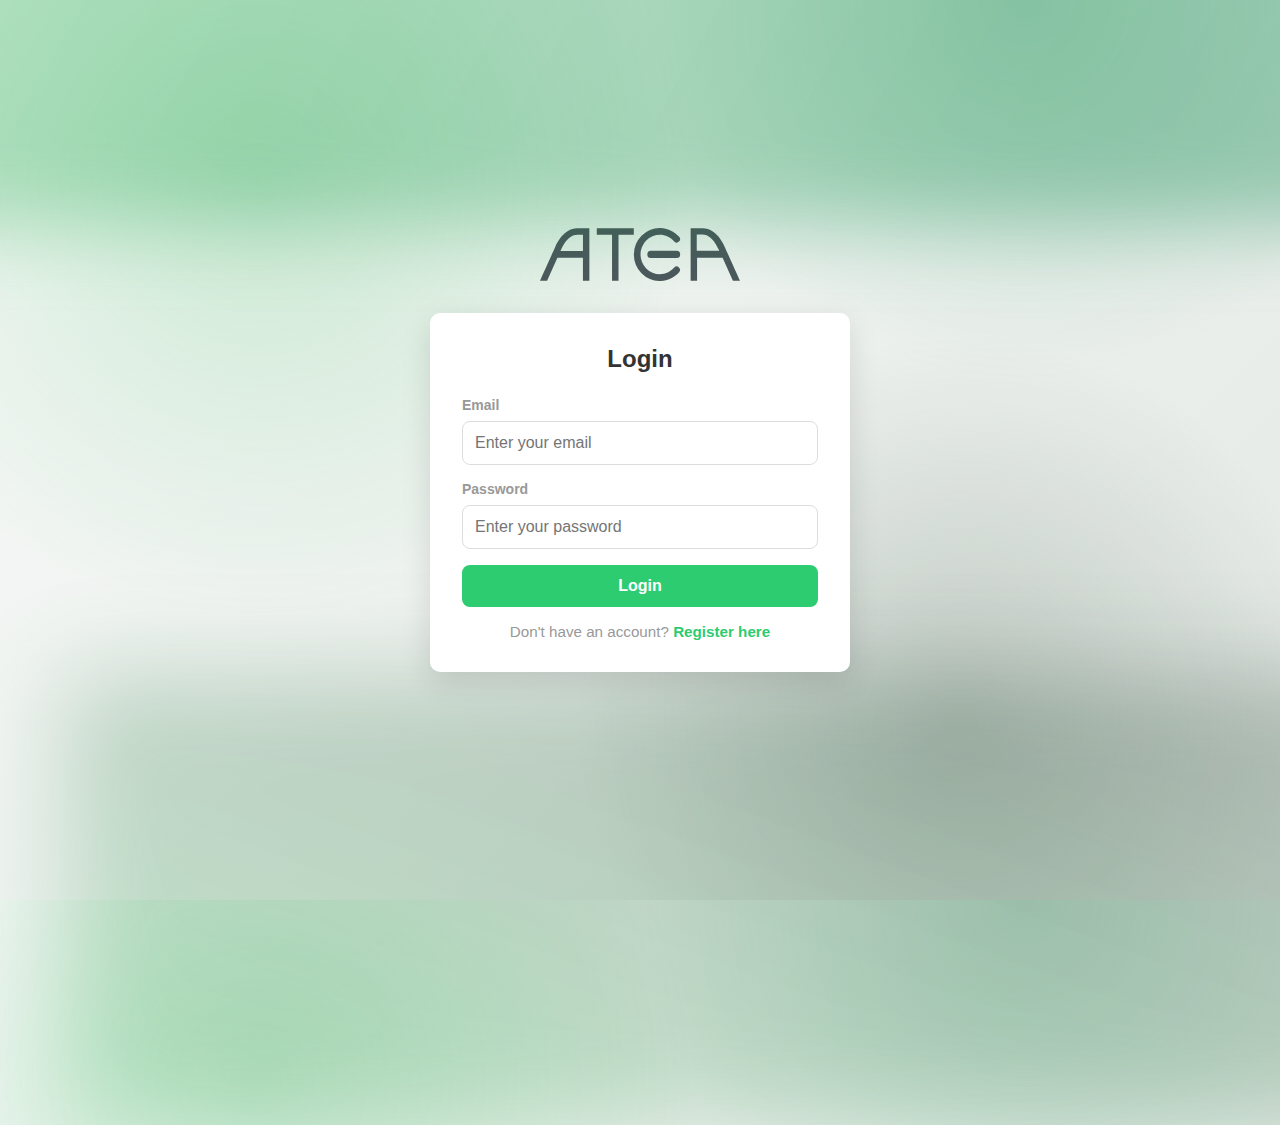
<file: booking.html>
<!DOCTYPE html>
<html lang="en">
<head>
    <meta charset="UTF-8" />
    <meta name="viewport" content="width=device-width, initial-scale=1.0" />
    <link rel="icon" type="image/x-icon" href="public/favicon.ico">
    <link rel="stylesheet" href="public/style/style.css">
    <link rel="stylesheet" href="public/style/booking.css">
    <title>Book Car | Atea Car Booking</title>
    <script>
        // Simple client-side auth gate
        (function() {
            const name = sessionStorage.getItem('userName');
            const email = sessionStorage.getItem('userEmail');
            if (!name || !email) {
                sessionStorage.setItem('postLoginRedirect', window.location.pathname + window.location.search);
                window.location.href = 'login.html';
            }
        })();
    </script>
</head>
<body>

    <!-- HEADER -->
    <header class="header">
        <a href="index.html"><img class="logo" src="public/atea-logo.generated.svg" alt="Atea"></a>
        <div class="header-right">
            <button class="user-pill" id="userMenuToggle" aria-haspopup="true" aria-expanded="false">
                <span class="user-name">User</span>
                <img src="public/icons/UserIcon.png" alt="User" class="user-avatar">
            </button>
            <div class="user-menu" id="userMenu" hidden>
                <button id="logoutBtn" class="logout-item">Logout</button>
            </div>
        </div>
    </header>

    <!-- LOADING OVERLAY -->
    <div class="loading-overlay" id="loadingOverlay">
        <div class="loading-spinner"></div>
        <p class="loading-text">Processing your booking...</p>
    </div>

    <!-- MODAL POPUP -->
    <div class="modal-overlay" id="modalOverlay">
        <div class="modal-dialog" id="modalDialog">
            <h2 class="modal-title" id="modalTitle">Message</h2>
            <div id="modalContent">
                <p class="modal-message" id="modalMessage">This is a modal message</p>
            </div>
            <div class="modal-buttons">
                <button class="modal-button" id="modalButton">OK</button>
                <button class="modal-button hidden" id="printButton">Print/PDF</button>
            </div>
        </div>
    </div>

    <!-- MAIN CONTAINER -->
    <main class="page-container">
        <div class="car-card">
            <!-- Car Image -->
            <div class="car-image">
                <img id="carImage" src="" alt="Car" />
            </div>

            <!-- Car Info -->
            <div class="car-info">
                <h2><span class="brand" id="carBrand"></span> <span id="carModel"></span> <span class="plate" id="carPlate"></span></h2>

                <div class="car-icons">
                    <div class="info-item"><img class="car-spec-icon" src="public/icons/CarSeat.png" alt="Seats"> <span id="carSeats"></span></div>
                    <div class="info-item"><img class="car-spec-icon" id="fuelIcon" src="" alt="Fuel"> <span id="fuelCode"></span></div>
                </div>

                <div class="datetime">
                    <p><strong>Start:</strong> <span id="startDateTime"></span></p>
                    <p><strong>End:</strong> <span id="endDateTime"></span></p>
                </div>

                <div class="buttons">
                    <button class="cancel-btn" id="cancelBtn">Cancel</button>
                    <button class="book-btn" id="bookBtn">Book car</button>
                </div>
            </div>
        </div>
    </main>

    <!-- Modular JavaScript files loaded in dependency order -->
    <script src="public/js/utils.js"></script>
    <script src="public/js/auth.js"></script>
    <script src="public/js/booking.js"></script>

</body>
</html>
</file>
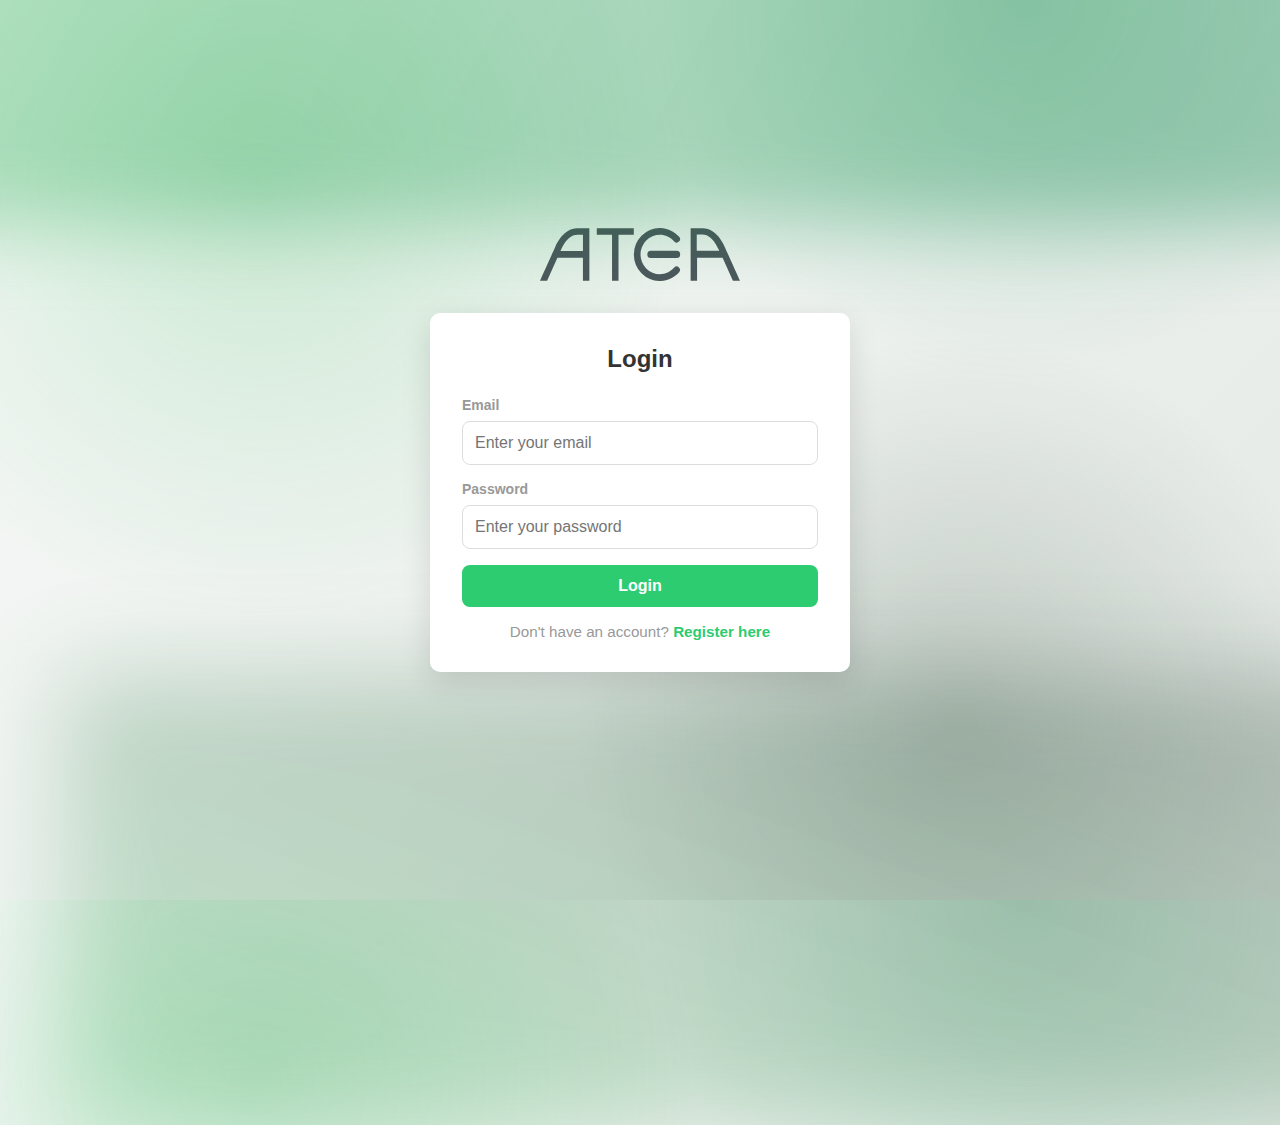
<file: login.html>
<!DOCTYPE html>
<html lang="en">
<head>
    <meta charset="UTF-8">
    <meta name="viewport" content="width=device-width, initial-scale=1.0">
    <link rel="icon" type="image/x-icon" href="public/favicon.ico">
    <title>Login | Atea Car Booking</title>
    <link rel="stylesheet" href="public/style/auth.css">
</head>
<body class="auth-page">
    <img src="public/atea-logo.generated.svg" alt="Logo" class="logo">
    <div class="auth-card">
        <h1>Login</h1>
        <form id="loginForm">
            <div class="form-group">
                <label for="email">Email</label>
                <input type="email" id="email" placeholder="Enter your email" required>
            </div>
            <div class="form-group">
                <label for="password">Password</label>
                <input type="password" id="password" placeholder="Enter your password" required>
            </div>
            <button type="submit" class="btn-primary full-width">Login</button>
            <div class="error hidden" id="errorBox"></div>
        </form>
        <p class="auth-link">Don't have an account? <a href="register.html">Register here</a></p>
    </div>
    <script>
    document.getElementById('loginForm').addEventListener('submit', async (e) => {
        e.preventDefault();
        const email = document.getElementById('email').value.trim();
        const password = document.getElementById('password').value.trim();
        const errorBox = document.getElementById('errorBox');
        errorBox.style.display = 'none';
        errorBox.textContent = '';
        try {
            const res = await fetch('http://localhost:5000/api/login', {
                method: 'POST',
                headers: { 'Content-Type': 'application/json' },
                credentials: 'include',
                body: JSON.stringify({ email, password })
            });
            const data = await res.json().catch(() => ({}));
            if (!res.ok) {
                errorBox.textContent = data.error || 'Login failed';
                errorBox.style.display = 'block';
                return;
            }
            if (data.name) sessionStorage.setItem('userName', data.name);
            if (data.email) sessionStorage.setItem('userEmail', data.email);
            window.location.href = 'index.html';
        } catch (err) {
            errorBox.textContent = 'Network error. Please try again.';
            errorBox.style.display = 'block';
        }
    });
    </script>
</body>
</html>
</file>
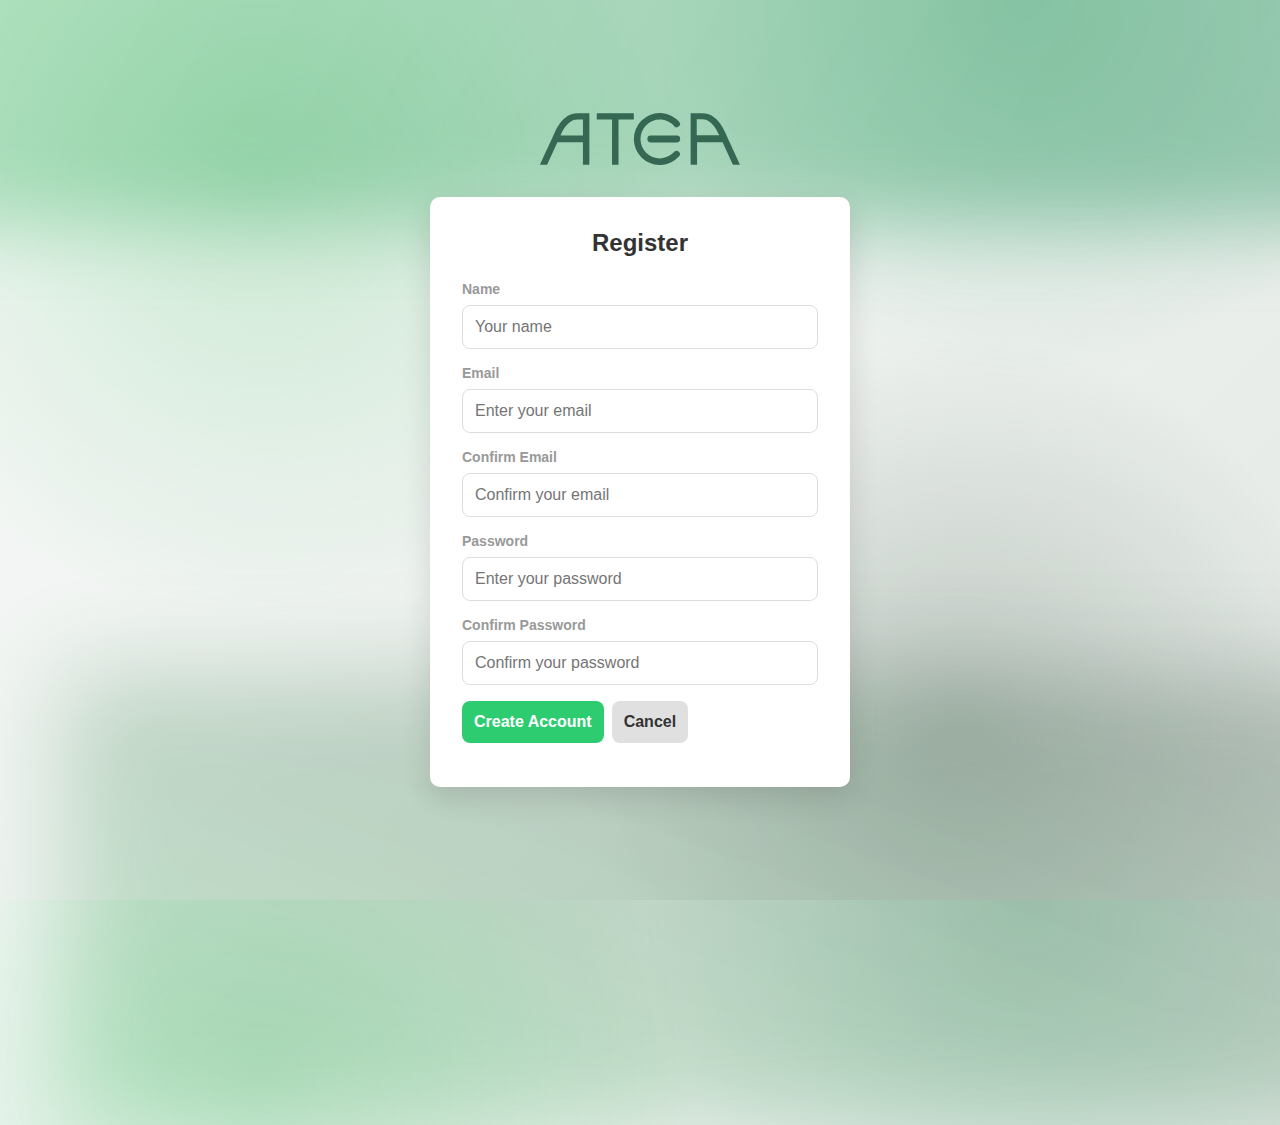
<file: register.html>
<!DOCTYPE html>
<html lang="en">
<head>
    <meta charset="UTF-8">
    <meta name="viewport" content="width=device-width, initial-scale=1.0">
    <link rel="icon" type="image/x-icon" href="public/favicon.ico">
    <title>Register | Atea Car Booking</title>
    <link rel="stylesheet" href="public/style/auth.css">
</head>
<body class="auth-page">
    <img src="public/atea-logo.generated.svg" alt="Logo" class="logo">
    <div class="auth-card">
        <h1>Register</h1>
        <form id="registerForm">
            <div class="form-group">
                <label for="name">Name</label>
                <input type="text" id="name" placeholder="Your name" required>
            </div>
            <div class="form-group">
                <label for="email">Email</label>
                <input type="email" id="email" placeholder="Enter your email" required>
            </div>
            <div class="form-group">
                <label for="confirmEmail">Confirm Email</label>
                <input type="email" id="confirmEmail" placeholder="Confirm your email" required>
            </div>
            <div class="form-group">
                <label for="password">Password</label>
                <input type="password" id="password" placeholder="Enter your password" required>
            </div>
            <div class="form-group">
                <label for="confirmPassword">Confirm Password</label>
                <input type="password" id="confirmPassword" placeholder="Confirm your password" required>
            </div>
            <div class="button-group">
                <button type="submit" class="btn-primary">Create Account</button>
                <button type="button" class="btn-secondary">Cancel</button>
            </div>
            <div class="error hidden" id="errorBox"></div>
        </form>
    </div>
    <script>
    document.getElementById('registerForm').addEventListener('submit', async (e) => {
        e.preventDefault();
        const name = document.getElementById('name').value.trim();
        const email = document.getElementById('email').value.trim();
        const confirmEmail = document.getElementById('confirmEmail').value.trim();
        const password = document.getElementById('password').value.trim();
        const confirmPassword = document.getElementById('confirmPassword').value.trim();
        const errorBox = document.getElementById('errorBox');
        errorBox.style.display = 'none';
        errorBox.textContent = '';

        if (email !== confirmEmail) {
            errorBox.textContent = 'Emails do not match';
            errorBox.style.display = 'block';
            return;
        }
        if (password !== confirmPassword) {
            errorBox.textContent = 'Passwords do not match';
            errorBox.style.display = 'block';
            return;
        }

        try {
            const res = await fetch('http://localhost:5000/api/register', {
                method: 'POST',
                headers: { 'Content-Type': 'application/json' },
                credentials: 'include',
                body: JSON.stringify({ name, email, password })
            });
            const data = await res.json().catch(() => ({}));
            if (!res.ok) {
                errorBox.textContent = data.error || 'Registration failed';
                errorBox.style.display = 'block';
                return;
            }
            if (data.name) sessionStorage.setItem('userName', data.name);
            if (data.email) sessionStorage.setItem('userEmail', data.email);
            window.location.href = 'index.html';
        } catch (err) {
            errorBox.textContent = 'Network error. Please try again.';
            errorBox.style.display = 'block';
        }
    });

    document.querySelector('.btn-secondary').addEventListener('click', () => {
        window.location.href = 'login.html';
    });
    </script>
</body>
</html>
</file>
<file: public/style/style.css>
/* Main stylesheet - imports all modular CSS files */
@import url('variables.css');
@import url('header.css');
@import url('dates.css');
@import url('filters.css');
@import url('cars.css');

/* Utility classes */
.hidden {
	display: none;
}
</file>
<file: public/style/booking.css>
/* ================================
   BOOKING PAGE STYLES - booking.css
   ================================ */

/* Page container */
.page-container {
    padding: 10vh 2vw;
    display: flex;
    justify-content: center;
}

/* Booking confirmation card */
.car-card {
    width: 100%;
    max-width: 1200px;
    background: white;
    padding: 20px;
    border-radius: 12px;
    display: flex;
    flex-wrap: wrap;
    align-items: flex-start;
    gap: 20px;
    box-shadow: 0 3px 8px rgba(0,0,0,0.1);
    transition: none !important;
}

.car-card:hover {
    box-shadow: 0 3px 8px rgba(0,0,0,0.1) !important;
    background: white !important;
    transform: none !important;
}

/* Car image section */
.car-card .car-image {
    flex: 1 1 300px;
    min-width: 250px;
    max-width: 45%;
    height: 200px;
    border-radius: 6px;
    background: #f1f1f1;
    display: flex;
    align-items: center;
    justify-content: center;
}

.car-card .car-image img {
    width: 100%;
    height: 100%;
    object-fit: contain;
    display: block;
}

/* Car info section */
.car-card .car-info {
    flex: 1 1 300px;
    min-width: 250px;
    max-width: 55%;
}

.car-card .car-info h2 {
    font-size: 24px;
    margin-bottom: 10px;
}

.car-card .brand {
    font-weight: bold;
}

.car-card .plate {
    color: #999;
    font-weight: 300;
}

/* Car icons/specs */
.car-card .car-icons {
    display: flex;
    flex-wrap: wrap;
    gap: 15px;
    font-size: 18px;
    margin: 10px 0 20px;
}

/* Date/time display */
.datetime p {
    margin: 5px 0;
    font-size: 16px;
}

/* Action buttons */
.buttons {
    margin-top: 20px;
    display: flex;
    flex-wrap: wrap;
    gap: 15px;
}

.cancel-btn {
    background: #e0e0e0;
    border: none;
    padding: 10px 20px;
    font-size: 16px;
    border-radius: 8px;
    cursor: pointer;
    transition: background 0.2s ease;
}

.cancel-btn:hover {
    background: #d5d5d5;
}

.book-btn {
    background: var(--primary-color, #00a82d);
    color: white;
    border: none;
    padding: 10px 20px;
    font-size: 16px;
    border-radius: 8px;
    cursor: pointer;
    transition: background 0.2s ease;
}

.book-btn:hover {
    background: #008f26;
}

/* ===========================
   MEDIA QUERIES
   =========================== */
@media (max-width: 992px) {
    .car-card {
        flex-direction: column;
        align-items: center;
        padding: 15px;
    }
    .car-card .car-image,
    .car-card .car-info {
        max-width: 100%;
    }
    .car-card .car-info h2 {
        font-size: 22px;
    }
    .datetime p {
        font-size: 15px;
    }
    .cancel-btn,
    .book-btn {
        font-size: 15px;
        padding: 8px 18px;
    }
}

@media (max-width: 576px) {
    .page-container {
        padding: 5vh 2vw;
    }
    .car-card .car-image {
        height: 180px;
    }
    .car-card .car-info h2 {
        font-size: 20px;
    }
    .car-card .car-icons {
        font-size: 16px;
        gap: 10px;
    }
    .buttons {
        flex-direction: column;
        width: 100%;
    }
    .cancel-btn,
    .book-btn {
        width: 100%;
        text-align: center;
    }
}
</file>
<file: public/style/auth.css>
@import url('variables.css');

/* Global reset for auth pages */
* {
    margin: 0;
    padding: 0;
    box-sizing: border-box;
}

body.auth-page {
    font-family: -apple-system, BlinkMacSystemFont, 'Segoe UI', Roboto, Oxygen, Ubuntu, Cantarell, sans-serif;
    display: flex;
    flex-direction: column;
    justify-content: center;
    align-items: center;
    min-height: 100vh;
    padding: 2rem;
    position: relative;
    overflow: hidden;
    background: radial-gradient(circle at 20% 20%, rgba(0, 168, 45, 0.16), transparent 35%),
                radial-gradient(circle at 80% 0%, rgba(0, 128, 70, 0.18), transparent 28%),
                radial-gradient(circle at 75% 80%, rgba(30, 60, 40, 0.2), transparent 32%),
                linear-gradient(135deg, #f7f9f8 0%, #eef2ef 50%, #e3e8e4 100%);
}

body.auth-page::before {
    content: '';
    position: absolute;
    inset: -20% -10% auto -10%;
    height: 45%;
    background: linear-gradient(120deg, rgba(0, 168, 45, 0.25), rgba(0, 128, 70, 0.35));
    filter: blur(40px);
    z-index: 0;
}

body.auth-page::after {
    content: '';
    position: absolute;
    inset: auto -15% -25% 5%;
    height: 50%;
    background: linear-gradient(200deg, rgba(20, 40, 30, 0.25), rgba(0, 168, 45, 0.18));
    filter: blur(48px);
    z-index: 0;
}

.logo {
    width: 200px;
    height: auto;
    margin-bottom: 2rem;
}

.auth-card {
    background: #ffffff;
    padding: 2rem;
    border-radius: 10px;
    box-shadow: 0 10px 30px rgba(0, 0, 0, 0.12);
    width: 100%;
    max-width: 420px;
    position: relative;
    z-index: 1;
}

.auth-card h1 {
    margin-bottom: 1.5rem;
    text-align: center;
    color: var(--text-dark, #333);
    font-size: 24px;
    font-weight: 700;
}

.form-group {
    margin-bottom: 1rem;
}

label {
    display: block;
    margin-bottom: 0.5rem;
    color: var(--text-light, #555);
    font-weight: 600;
    font-size: 14px;
}

input {
    width: 100%;
    padding: 0.75rem;
    border: 1px solid var(--border-gray, #ddd);
    border-radius: 8px;
    font-size: 1rem;
    transition: border-color 0.2s ease, box-shadow 0.2s ease;
    background: #fff;
}

input:focus {
    outline: none;
    border-color: var(--primary-color, #00a82d);
    box-shadow: 0 0 0 3px rgba(0, 168, 45, 0.15);
}

.button-group {
    display: flex;
    gap: 0.5rem;
    margin-top: 0.5rem;
}

button,
.btn {
    padding: 0.75rem;
    border: none;
    border-radius: 8px;
    font-size: 1rem;
    cursor: pointer;
    transition: background 0.2s ease, transform 0.1s ease;
    font-weight: 600;
}

button:hover,
.btn:hover {
    transform: translateY(-1px);
}

.btn-primary {
    background: var(--primary-color, #00a82d);
    color: #fff;
}

.btn-primary:hover {
    background: #008f26;
}

.btn-secondary {
    background: #e0e0e0;
    color: #333;
}

.btn-secondary:hover {
    background: #d5d5d5;
}

.full-width {
    width: 100%;
}

.auth-link {
    text-align: center;
    margin-top: 1rem;
    color: var(--text-light, #555);
    font-size: 0.95rem;
}

.auth-link a {
    color: var(--primary-color, #00a82d);
    text-decoration: none;
    font-weight: 600;
}

.auth-link a:hover {
    text-decoration: underline;
}

.error {
    margin-top: 0.75rem;
    color: var(--danger-color, #e74c3c);
    text-align: center;
    font-size: 0.95rem;
}
</file>
